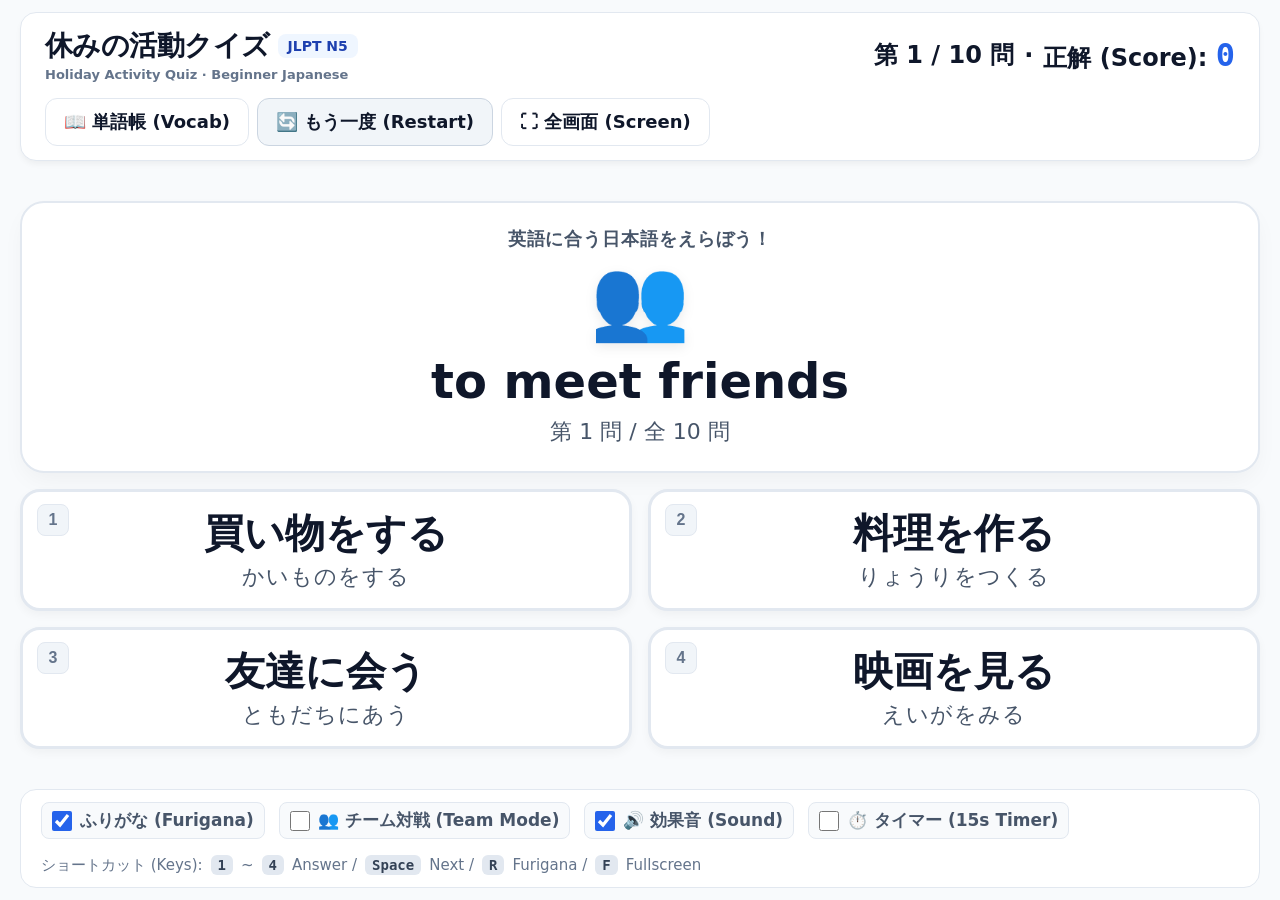
<file: holiday_activity_quiz.html>
<!DOCTYPE html>
<html lang="ja">
<head>
  <meta charset="UTF-8">
  <meta name="viewport" content="width=device-width, initial-scale=1.0, maximum-scale=1.0, user-scalable=no, viewport-fit=cover">
  <title>休みの活動クイズ - Holiday Activity Quiz</title>
  <style>
    /* ==========================================================================
       Classroom SMART Board Interactive Styles - Pure Inline CSS
       ========================================================================== */
    :root {
      --bg-color: #f8fafc;
      --card-bg: #ffffff;
      --text-main: #0f172a;
      --text-muted: #475569;
      --border-color: #e2e8f0;
      --primary: #2563eb;
      --primary-hover: #1d4ed8;
      --correct: #16a34a;
      --correct-bg: #f0fdf4;
      --correct-border: #86efac;
      --wrong: #dc2626;
      --wrong-bg: #fef2f2;
      --wrong-border: #fca5a5;
      --team-a: #dc2626;
      --team-b: #2563eb;
    }

    * {
      box-sizing: border-box;
      margin: 0;
      padding: 0;
      touch-action: manipulation;
      user-select: none;
      -webkit-user-select: none;
      -webkit-touch-callout: none;
    }

    body {
      background-color: var(--bg-color);
      color: var(--text-main);
      font-family: -apple-system, BlinkMacSystemFont, "Segoe UI", Roboto, "Hiragino Sans", "Hiragino Kaku Gothic ProN", "Yu Gothic", Meiryo, system-ui, sans-serif;
      min-height: 100vh;
      display: flex;
      flex-direction: column;
      align-items: center;
      justify-content: space-between;
      padding: 12px 20px;
      overflow-x: hidden;
    }

    /* 16:9 Screen Container Constraint */
    .app-container {
      width: 100%;
      max-width: 1400px;
      min-height: calc(100vh - 24px);
      display: flex;
      flex-direction: column;
      justify-content: space-between;
      gap: 12px;
    }

    /* Header Bar */
    header {
      background: var(--card-bg);
      border: 1px solid var(--border-color);
      border-radius: 16px;
      padding: 14px 24px;
      display: flex;
      align-items: center;
      justify-content: space-between;
      box-shadow: 0 4px 6px -1px rgba(0, 0, 0, 0.05);
      gap: 16px;
      flex-wrap: wrap;
    }

    .brand-title {
      display: flex;
      align-items: center;
      gap: 12px;
    }

    .brand-title h1 {
      font-size: 28px;
      font-weight: 800;
      color: var(--text-main);
      letter-spacing: -0.02em;
    }

    .brand-title .badge {
      background: #eff6ff;
      color: #1e40af;
      padding: 4px 10px;
      border-radius: 8px;
      font-size: 14px;
      font-weight: 600;
    }

    /* Scoreboard */
    .header-center {
      display: flex;
      align-items: center;
      gap: 20px;
    }

    .score-box {
      font-size: 24px;
      font-weight: 700;
      color: var(--text-main);
      display: flex;
      align-items: center;
      gap: 10px;
    }

    .score-value {
      font-family: monospace;
      font-size: 32px;
      color: var(--primary);
    }

    /* Team Mode Pill */
    .team-scores {
      display: none;
      align-items: center;
      gap: 16px;
    }

    .team-badge {
      padding: 6px 14px;
      border-radius: 12px;
      font-weight: 700;
      font-size: 20px;
      display: flex;
      align-items: center;
      gap: 8px;
      border: 2px solid transparent;
      transition: all 0.2s ease;
    }

    .team-a {
      background: #fef2f2;
      color: var(--team-a);
      border-color: #fca5a5;
    }

    .team-b {
      background: #eff6ff;
      color: var(--team-b);
      border-color: #93c5fd;
    }

    .team-badge.active-turn {
      transform: scale(1.08);
      box-shadow: 0 0 0 3px rgba(37, 99, 235, 0.25);
    }

    .team-a.active-turn {
      box-shadow: 0 0 0 4px rgba(220, 38, 38, 0.3);
    }

    /* Header Controls */
    .header-actions {
      display: flex;
      align-items: center;
      gap: 8px;
    }

    .btn {
      font-family: inherit;
      font-size: 18px;
      font-weight: 600;
      padding: 10px 18px;
      border-radius: 12px;
      border: 1px solid var(--border-color);
      background: #ffffff;
      color: var(--text-main);
      cursor: pointer;
      display: inline-flex;
      align-items: center;
      justify-content: center;
      gap: 8px;
      transition: background 0.15s ease, transform 0.1s ease;
      min-height: 48px;
    }

    .btn:active {
      transform: translateY(2px);
    }

    .btn-primary {
      background: var(--primary);
      color: #ffffff;
      border-color: var(--primary);
    }

    .btn-primary:active {
      background: var(--primary-hover);
    }

    .btn-restart {
      background: #f1f5f9;
      border-color: #cbd5e1;
    }

    /* Main Stage */
    main {
      flex: 1;
      display: flex;
      flex-direction: column;
      justify-content: center;
      gap: 16px;
      position: relative;
    }

    /* Prompt Card */
    .prompt-card {
      background: #ffffff;
      border: 2px solid var(--border-color);
      border-radius: 24px;
      padding: 24px 32px;
      text-align: center;
      box-shadow: 0 10px 25px -5px rgba(0, 0, 0, 0.05);
      display: flex;
      flex-direction: column;
      align-items: center;
      position: relative;
      overflow: hidden;
    }

    .prompt-banner {
      font-size: 18px;
      font-weight: 700;
      color: var(--text-muted);
      margin-bottom: 8px;
      text-transform: uppercase;
      letter-spacing: 0.05em;
    }

    .prompt-icon {
      font-size: 80px;
      line-height: 1;
      margin-bottom: 12px;
      filter: drop-shadow(0 4px 6px rgba(0, 0, 0, 0.08));
    }

    .prompt-text {
      font-size: clamp(32px, 4.5vw, 48px);
      font-weight: 800;
      color: var(--text-main);
      line-height: 1.25;
    }

    .prompt-subtext {
      font-size: 22px;
      color: var(--text-muted);
      margin-top: 6px;
    }

    /* Timer Bar */
    .timer-container {
      width: 100%;
      height: 8px;
      background: #e2e8f0;
      border-radius: 4px;
      margin-top: 16px;
      overflow: hidden;
      display: none;
    }

    .timer-bar {
      height: 100%;
      width: 100%;
      background: #2563eb;
      transition: width 0.1s linear, background-color 0.3s ease;
    }

    /* 2x2 Grid of Big Answer Buttons */
    .answers-grid {
      display: grid;
      grid-template-columns: 1fr 1fr;
      gap: 16px;
      width: 100%;
    }

    .answer-btn {
      background: #ffffff;
      border: 3px solid var(--border-color);
      border-radius: 20px;
      min-height: 110px;
      padding: 16px 20px;
      display: flex;
      flex-direction: column;
      align-items: center;
      justify-content: center;
      cursor: pointer;
      position: relative;
      box-shadow: 0 4px 10px rgba(0, 0, 0, 0.04);
      transition: transform 0.12s ease, border-color 0.15s ease, background-color 0.15s ease;
    }

    .answer-btn:active {
      transform: scale(0.98);
    }

    .key-indicator {
      position: absolute;
      top: 12px;
      left: 14px;
      width: 32px;
      height: 32px;
      border-radius: 8px;
      background: #f1f5f9;
      color: #64748b;
      font-weight: 700;
      font-size: 16px;
      display: flex;
      align-items: center;
      justify-content: center;
      border: 1px solid #e2e8f0;
    }

    .answer-japanese {
      font-size: clamp(28px, 3.2vw, 40px);
      font-weight: 700;
      color: var(--text-main);
      text-align: center;
      line-height: 1.25;
    }

    .answer-reading {
      font-size: clamp(18px, 2vw, 22px);
      font-weight: 500;
      color: #475569;
      margin-top: 4px;
      letter-spacing: 0.04em;
    }

    .answer-btn.hide-reading .answer-reading {
      display: none;
    }

    /* States */
    .answer-btn.correct {
      background: var(--correct-bg) !important;
      border-color: var(--correct) !important;
      color: var(--correct) !important;
      box-shadow: 0 0 0 4px rgba(22, 163, 74, 0.25) !important;
    }

    .answer-btn.correct .answer-japanese {
      color: #15803d !important;
    }

    .answer-btn.wrong {
      background: var(--wrong-bg) !important;
      border-color: var(--wrong) !important;
      animation: shake 0.4s both;
    }

    .answer-btn.wrong .answer-japanese {
      color: #b91c1c !important;
    }

    .answer-btn.disabled {
      pointer-events: none;
    }

    /* Feedback Banner Area */
    .feedback-container {
      background: #ffffff;
      border: 2px solid var(--border-color);
      border-radius: 20px;
      padding: 16px 24px;
      display: none;
      align-items: center;
      justify-content: space-between;
      gap: 16px;
      box-shadow: 0 10px 20px rgba(0, 0, 0, 0.06);
    }

    .feedback-left {
      display: flex;
      align-items: center;
      gap: 16px;
    }

    .feedback-icon-badge {
      width: 56px;
      height: 56px;
      border-radius: 50%;
      display: flex;
      align-items: center;
      justify-content: center;
      font-size: 28px;
      font-weight: 900;
      color: #ffffff;
      flex-shrink: 0;
    }

    .feedback-correct .feedback-icon-badge {
      background: var(--correct);
    }

    .feedback-wrong .feedback-icon-badge {
      background: var(--wrong);
    }

    .feedback-text-group h3 {
      font-size: 26px;
      font-weight: 800;
      line-height: 1.2;
    }

    .feedback-correct h3 {
      color: #15803d;
    }

    .feedback-wrong h3 {
      color: #b91c1c;
    }

    .feedback-detail {
      font-size: 20px;
      color: var(--text-muted);
      margin-top: 2px;
    }

    .feedback-detail ruby {
      font-weight: 700;
      color: var(--text-main);
    }

    .btn-next {
      font-size: 24px;
      font-weight: 800;
      padding: 14px 36px;
      border-radius: 16px;
      background: var(--primary);
      color: #ffffff;
      border: none;
      cursor: pointer;
      display: inline-flex;
      align-items: center;
      gap: 12px;
      box-shadow: 0 6px 14px rgba(37, 99, 235, 0.35);
      transition: background 0.15s, transform 0.1s;
    }

    .btn-next:active {
      transform: translateY(2px);
      background: var(--primary-hover);
    }

    /* Footer & Controls */
    footer {
      background: var(--card-bg);
      border: 1px solid var(--border-color);
      border-radius: 16px;
      padding: 12px 20px;
      display: flex;
      align-items: center;
      justify-content: space-between;
      gap: 16px;
      flex-wrap: wrap;
    }

    .toggles-group {
      display: flex;
      align-items: center;
      gap: 14px;
      flex-wrap: wrap;
    }

    .toggle-label {
      display: inline-flex;
      align-items: center;
      gap: 8px;
      font-size: 17px;
      font-weight: 600;
      color: var(--text-muted);
      cursor: pointer;
      padding: 6px 10px;
      border-radius: 8px;
      background: #f8fafc;
      border: 1px solid var(--border-color);
    }

    .toggle-label input {
      width: 20px;
      height: 20px;
      accent-color: var(--primary);
      cursor: pointer;
    }

    .footer-help {
      font-size: 15px;
      color: #64748b;
      display: flex;
      align-items: center;
      gap: 8px;
    }

    .kbd {
      background: #e2e8f0;
      border-radius: 6px;
      padding: 2px 7px;
      font-family: monospace;
      font-size: 14px;
      font-weight: 700;
      color: #334155;
    }

    /* Results Screen */
    .results-screen {
      display: none;
      background: #ffffff;
      border: 2px solid var(--border-color);
      border-radius: 24px;
      padding: 36px 40px;
      text-align: center;
      box-shadow: 0 15px 35px rgba(0, 0, 0, 0.08);
      position: relative;
      overflow: hidden;
    }

    .results-badge {
      font-size: 72px;
      margin-bottom: 8px;
    }

    .results-title {
      font-size: 40px;
      font-weight: 900;
      color: var(--text-main);
      margin-bottom: 8px;
    }

    .results-message {
      font-size: 26px;
      font-weight: 700;
      color: var(--primary);
      margin-bottom: 20px;
    }

    .results-score-highlight {
      font-size: 64px;
      font-weight: 900;
      font-family: monospace;
      color: var(--text-main);
      background: #f1f5f9;
      display: inline-block;
      padding: 8px 36px;
      border-radius: 20px;
      border: 2px solid var(--border-color);
      margin-bottom: 24px;
    }

    .results-actions {
      display: flex;
      justify-content: center;
      gap: 16px;
      margin-top: 10px;
    }

    /* Vocabulary Sheet Modal */
    .vocab-grid {
      display: grid;
      grid-template-columns: repeat(auto-fill, minmax(280px, 1fr));
      gap: 12px;
      max-height: 240px;
      overflow-y: auto;
      text-align: left;
      margin: 20px 0;
      padding: 8px;
      background: #f8fafc;
      border-radius: 12px;
      border: 1px solid var(--border-color);
    }

    .vocab-item {
      background: #ffffff;
      padding: 10px 14px;
      border-radius: 10px;
      border: 1px solid #e2e8f0;
      display: flex;
      align-items: center;
      gap: 12px;
      font-size: 16px;
    }

    .vocab-item-icon {
      font-size: 26px;
      flex-shrink: 0;
    }

    .vocab-item-kanji {
      font-weight: 700;
      font-size: 18px;
      color: var(--text-main);
    }

    .vocab-item-kana {
      font-size: 13px;
      color: #64748b;
    }

    .vocab-item-en {
      font-size: 13px;
      color: #0284c7;
      margin-left: auto;
      text-align: right;
    }

    /* Modal */
    .modal-backdrop {
      display: none;
      position: fixed;
      top: 0;
      left: 0;
      width: 100vw;
      height: 100vh;
      background: rgba(15, 23, 42, 0.6);
      z-index: 100;
      align-items: center;
      justify-content: center;
      padding: 20px;
    }

    .modal-box {
      background: #ffffff;
      border-radius: 24px;
      max-width: 800px;
      width: 100%;
      padding: 28px;
      box-shadow: 0 20px 40px rgba(0, 0, 0, 0.2);
    }

    /* Animations */
    @keyframes shake {
      0%, 100% { transform: translateX(0); }
      20%, 60% { transform: translateX(-12px); }
      40%, 80% { transform: translateX(12px); }
    }

    @keyframes confettiFall {
      0% { transform: translateY(-30px) rotate(0deg); opacity: 1; }
      100% { transform: translateY(105vh) rotate(720deg); opacity: 0; }
    }

    .confetti-container {
      position: fixed;
      top: 0;
      left: 0;
      width: 100vw;
      height: 100vh;
      pointer-events: none;
      overflow: hidden;
      z-index: 99;
      display: none;
    }

    .confetti-piece {
      position: absolute;
      top: -20px;
      width: 14px;
      height: 26px;
      border-radius: 4px;
      animation: confettiFall 3s linear infinite;
    }

    /* Responsive adjustments for 16:9 Widescreen Touchscreens */
    @media (max-height: 800px) {
      .prompt-icon { font-size: 60px; margin-bottom: 6px; }
      .prompt-card { padding: 16px 24px; }
      .answer-btn { min-height: 90px; padding: 12px 16px; }
      .prompt-text { font-size: 34px; }
      .answer-japanese { font-size: 28px; }
      header { padding: 10px 18px; }
      footer { padding: 8px 16px; }
    }
  </style>
</head>
<body>

  <!-- Confetti Layer -->
  <div id="confetti-container" class="confetti-container"></div>

  <div class="app-container">

    <!-- Top Header Bar -->
    <header>
      <div class="brand-title">
        <div>
          <div style="display: flex; align-items: center; gap: 8px;">
            <h1>休みの活動クイズ</h1>
            <span class="badge">JLPT N5</span>
          </div>
          <div style="font-size: 13px; color: #64748b; font-weight: 600; margin-top: 2px;">
            Holiday Activity Quiz · Beginner Japanese
          </div>
        </div>
      </div>

      <div class="header-center">
        <!-- Single / Class Mode Score -->
        <div id="score-display-solo" class="score-box">
          <span id="round-indicator">第 1 / 10 問 (Round 1/10)</span>
          <span>·</span>
          <span>正解 (Score): <span id="score-val" class="score-value">0</span></span>
        </div>

        <!-- Two-Team Mode Scoreboard -->
        <div id="score-display-teams" class="team-scores">
          <div id="team-a-badge" class="team-badge team-a active-turn">
            <span>🔴 チームA (Team Red):</span>
            <span id="team-a-score">0</span>
          </div>
          <div id="team-b-badge" class="team-badge team-b">
            <span>🔵 チームB (Team Blue):</span>
            <span id="team-b-score">0</span>
          </div>
        </div>
      </div>

      <div class="header-actions">
        <button id="btn-vocab-modal" class="btn" title="単語一覧を表示 / Vocabulary List">📖 単語帳 (Vocab)</button>
        <button id="btn-restart" class="btn btn-restart" title="最初からやり直す / Restart (Space)">🔄 もう一度 (Restart)</button>
        <button id="btn-fullscreen" class="btn" title="全画面表示 / Fullscreen (F)">⛶ 全画面 (Screen)</button>
      </div>
    </header>

    <!-- Main Game Area -->
    <main id="main-stage">

      <!-- Question Prompt Card -->
      <div id="prompt-card" class="prompt-card">
        <div id="prompt-banner" class="prompt-banner">英語に合う日本語をえらぼう！ / Match English to Japanese</div>
        <div id="prompt-icon" class="prompt-icon">✈️</div>
        <div id="prompt-text" class="prompt-text">to go on a trip</div>
        <div id="prompt-subtext" class="prompt-subtext">どれが正しい？ (Which is correct?) · 第 1 問 / 全 10 問</div>

        <!-- Optional Timer Bar -->
        <div id="timer-container" class="timer-container">
          <div id="timer-bar" class="timer-bar"></div>
        </div>
      </div>

      <!-- 2x2 Answer Grid -->
      <div id="answers-grid" class="answers-grid">
        <button class="answer-btn" data-index="0" id="btn-choice-0">
          <span class="key-indicator">1</span>
          <span class="answer-japanese" id="choice-jp-0">旅行に行く</span>
          <span class="answer-reading" id="choice-rd-0">りょこうにいく</span>
        </button>

        <button class="answer-btn" data-index="1" id="btn-choice-1">
          <span class="key-indicator">2</span>
          <span class="answer-japanese" id="choice-jp-1">海に行く</span>
          <span class="answer-reading" id="choice-rd-1">うみにいく</span>
        </button>

        <button class="answer-btn" data-index="2" id="btn-choice-2">
          <span class="key-indicator">3</span>
          <span class="answer-japanese" id="choice-jp-2">山に登る</span>
          <span class="answer-reading" id="choice-rd-2">やまにのぼる</span>
        </button>

        <button class="answer-btn" data-index="3" id="btn-choice-3">
          <span class="key-indicator">4</span>
          <span class="answer-japanese" id="choice-jp-3">写真を撮る</span>
          <span class="answer-reading" id="choice-rd-3">しゃしんをとる</span>
        </button>
      </div>

      <!-- Feedback Area -->
      <div id="feedback-area" class="feedback-container">
        <div class="feedback-left">
          <div id="feedback-icon" class="feedback-icon-badge">✓</div>
          <div class="feedback-text-group">
            <h3 id="feedback-title">せいかい！ (Correct!)</h3>
            <div id="feedback-desc" class="feedback-detail"></div>
          </div>
        </div>
        <button id="btn-next" class="btn-next">つぎへ (Next) ➜</button>
      </div>

      <!-- Results Summary View (Hidden during quiz) -->
      <div id="results-screen" class="results-screen">
        <div id="results-badge" class="results-badge">💮</div>
        <h2 id="results-title" class="results-title">ゲーム終了！おつかれさまでした！ (Game Over!)</h2>
        <div id="results-message" class="results-message">たいへんよくできました！</div>
        
        <div class="results-score-highlight">
          <span id="final-score-text">10 / 10</span>
        </div>

        <p style="font-size: 20px; color: #64748b; margin-bottom: 12px;">学習した休みの活動単語一覧 (Holiday Activities Review):</p>
        <div id="results-vocab-summary" class="vocab-grid"></div>

        <div class="results-actions">
          <button id="btn-play-again" class="btn btn-primary" style="font-size: 24px; padding: 14px 40px;">🔄 もう一度あそぶ (Play Again)</button>
        </div>
      </div>

    </main>

    <!-- Bottom Settings & Classroom Toggles Bar -->
    <footer>
      <div class="toggles-group">
        <!-- Furigana Reading Toggle -->
        <label class="toggle-label" title="選択肢のひらがな読みを表示/非表示 · Toggle Furigana (R)">
          <input type="checkbox" id="chk-readings" checked>
          <span>ふりがな (Furigana)</span>
        </label>

        <!-- Two-Team Mode Toggle -->
        <label class="toggle-label" title="赤組と青組の交互対戦モード · Two-Team Mode">
          <input type="checkbox" id="chk-teams">
          <span>👥 チーム対戦 (Team Mode)</span>
        </label>

        <!-- Sound FX Toggle -->
        <label class="toggle-label" title="正解・不正解の効果音 · Sound FX (M)">
          <input type="checkbox" id="chk-sound" checked>
          <span>🔊 効果音 (Sound)</span>
        </label>

        <!-- Timer Toggle -->
        <label class="toggle-label" title="1問あたりのカウントダウン · 15s Timer">
          <input type="checkbox" id="chk-timer">
          <span>⏱️ タイマー (15s Timer)</span>
        </label>
      </div>

      <div class="footer-help">
        <span>ショートカット (Keys):</span>
        <span class="kbd">1</span>~<span class="kbd">4</span> Answer /
        <span class="kbd">Space</span> Next /
        <span class="kbd">R</span> Furigana /
        <span class="kbd">F</span> Fullscreen
      </div>
    </footer>

  </div>

  <!-- Vocabulary Modal -->
  <div id="vocab-modal" class="modal-backdrop">
    <div class="modal-box" style="max-width: 860px;">
      <div style="display: flex; justify-content: space-between; align-items: center; margin-bottom: 14px; flex-wrap: wrap; gap: 10px;">
        <div>
          <div style="display: flex; align-items: center; gap: 8px;">
            <h2 style="font-size: 24px; font-weight: 800; line-height: 1.2;">休みの活動 単語管理</h2>
            <span id="vocab-count-badge" class="badge">全 12 語</span>
          </div>
          <div style="font-size: 13px; color: #64748b; font-weight: 600;">Holiday Activities Vocabulary List & Customizer</div>
        </div>
        <div style="display: flex; align-items: center; gap: 8px;">
          <button id="btn-toggle-add-form" class="btn btn-primary" style="font-size: 15px; padding: 8px 14px; min-height: 40px;">＋ 単語を追加 (Add Word)</button>
          <button id="btn-reset-vocab" class="btn" style="font-size: 14px; padding: 8px 12px; min-height: 40px;" title="初期の12単語にリセット">初期化 (Reset)</button>
          <button id="btn-close-modal" class="btn" style="padding: 6px 14px; font-size: 20px; min-height: 40px;">✕</button>
        </div>
      </div>

      <!-- Add New Word Form (Collapsible) -->
      <form id="form-add-vocab" style="display: none; background: #eff6ff; border: 1px solid #bfdbfe; border-radius: 16px; padding: 16px; margin-bottom: 16px;">
        <div style="font-weight: 800; font-size: 18px; color: #1e3a8a; margin-bottom: 12px; display: flex; align-items: center; gap: 8px;">
          <span>＋ 新しい単語の追加 · Add New Word</span>
        </div>

        <div style="display: grid; grid-template-columns: repeat(auto-fit, minmax(200px, 1fr)); gap: 12px; margin-bottom: 12px;">
          <div>
            <label style="display: block; font-size: 13px; font-weight: 700; color: #334155; margin-bottom: 4px;">日本語 (Japanese) *</label>
            <input type="text" id="input-new-kanji" placeholder="例: 本を読む / 散歩する" required style="width: 100%; padding: 8px 12px; font-size: 16px; font-weight: 700; border: 1px solid #cbd5e1; border-radius: 10px;">
          </div>
          <div>
            <label style="display: block; font-size: 13px; font-weight: 700; color: #334155; margin-bottom: 4px;">よみ (Reading in Hiragana) *</label>
            <input type="text" id="input-new-reading" placeholder="例: ほんをよむ / さんぽする" required style="width: 100%; padding: 8px 12px; font-size: 16px; border: 1px solid #cbd5e1; border-radius: 10px;">
          </div>
          <div>
            <label style="display: block; font-size: 13px; font-weight: 700; color: #334155; margin-bottom: 4px;">英語の意味 (English Meaning) *</label>
            <input type="text" id="input-new-english" placeholder="例: to read books" required style="width: 100%; padding: 8px 12px; font-size: 16px; border: 1px solid #cbd5e1; border-radius: 10px;">
          </div>
        </div>

        <div style="margin-bottom: 14px;">
          <div style="display: flex; align-items: center; gap: 8px; margin-bottom: 6px;">
            <label style="font-size: 13px; font-weight: 700; color: #334155;">アイコン (Icon / Emoji):</label>
            <input type="text" id="input-new-icon" value="📚" style="width: 44px; text-align: center; font-size: 20px; padding: 4px; border: 1px solid #cbd5e1; border-radius: 8px;">
            <span style="font-size: 12px; color: #64748b;">パレットからワンタップで選択:</span>
          </div>
          <div id="emoji-palette" style="display: flex; gap: 6px; flex-wrap: wrap;"></div>
        </div>

        <div style="display: flex; justify-content: flex-end; gap: 8px;">
          <button type="button" id="btn-cancel-add-vocab" class="btn" style="font-size: 15px; padding: 8px 16px;">キャンセル (Cancel)</button>
          <button type="submit" class="btn btn-primary" style="font-size: 15px; padding: 8px 20px; background: #16a34a; border-color: #16a34a;">✓ クイズに追加する (Add to Quiz)</button>
        </div>
      </form>

      <div id="modal-vocab-list" class="vocab-grid" style="max-height: 380px;"></div>
      
      <div style="display: flex; justify-content: space-between; align-items: center; margin-top: 14px; flex-wrap: wrap; gap: 10px;">
        <span style="font-size: 12px; color: #64748b;">💡 追加・削除した単語は自動保存され、次回のプレイにも反映されます。</span>
        <button id="btn-close-modal-bottom" class="btn btn-primary">閉じる / Close</button>
      </div>
    </div>
  </div>

  <!-- ==========================================================================
       Pure Vanilla JavaScript Game Engine - Zero External Dependencies
       ========================================================================== -->
  <script>
    // Initial Default 12 Holiday Activities Data (休みの活動)
    const DEFAULT_VOCABULARY = [
      { id: 1,  kanji: "旅行に行く", reading: "りょこうにいく", english: "to go on a trip", icon: "✈️", furiganaHtml: "<ruby>旅行<rt>りょこう</rt></ruby>に<ruby>行<rt>い</rt></ruby>く" },
      { id: 2,  kanji: "海に行く",   reading: "うみにいく",     english: "to go to the beach", icon: "🏖️", furiganaHtml: "<ruby>海<rt>うみ</rt></ruby>に<ruby>行<rt>い</rt></ruby>く" },
      { id: 3,  kanji: "山に登る",   reading: "やまにのぼる",   english: "to climb a mountain", icon: "⛰️", furiganaHtml: "<ruby>山<rt>やま</rt></ruby>に<ruby>登<rt>のぼ</rt></ruby>る" },
      { id: 4,  kanji: "写真を撮る", reading: "しゃしんをとる", english: "to take photos",     icon: "📷", furiganaHtml: "<ruby>写真<rt>しゃしん</rt></ruby>を<ruby>撮<rt>と</rt></ruby>る" },
      { id: 5,  kanji: "友達に会う", reading: "ともだちにあう", english: "to meet friends",    icon: "👥", furiganaHtml: "<ruby>友達<rt>ともだち</rt></ruby>に<ruby>会<rt>あ</rt></ruby>う" },
      { id: 6,  kanji: "映画を見る", reading: "えいがをみる",   english: "to watch a movie",   icon: "🎬", furiganaHtml: "<ruby>映画<rt>えいが</rt></ruby>を<ruby>見<rt>み</rt></ruby>る" },
      { id: 7,  kanji: "買い物をする", reading: "かいものをする", english: "to go shopping",  icon: "🛍️", furiganaHtml: "<ruby>買<rt>か</rt></ruby>い<ruby>物<rt>もの</rt></ruby>をする" },
      { id: 8,  kanji: "温泉に入る", reading: "おんせんにはいる", english: "to go to a hot spring", icon: "♨️", furiganaHtml: "<ruby>温泉<rt>おんせん</rt></ruby>に<ruby>入<rt>はい</rt></ruby>る" },
      { id: 9,  kanji: "お祭りに行く", reading: "おまつりにいく", english: "to go to a festival", icon: "🏮", furiganaHtml: "お<ruby>祭<rt>まつ</rt></ruby>りに<ruby>行<rt>い</rt></ruby>く" },
      { id: 10, kanji: "料理を作る", reading: "りょうりをつくる", english: "to cook",           icon: "🍳", furiganaHtml: "<ruby>料理<rt>りょうり</rt></ruby>を<ruby>作<rt>つく</rt></ruby>る" },
      { id: 11, kanji: "ゲームをする", reading: "ゲームをする",   english: "to play games",      icon: "🎮", furiganaHtml: "ゲームをする" },
      { id: 12, kanji: "家族と過ごす", reading: "かぞくとすごす", english: "to spend time with family", icon: "👨‍👩‍👧", furiganaHtml: "<ruby>家族<rt>かぞく</rt></ruby>と<ruby>過<rt>す</rt></ruby>ごす" }
    ];

    const STORAGE_KEY = 'yasumi_quiz_vocab_storage';
    let VOCABULARY = [...DEFAULT_VOCABULARY];

    try {
      const stored = localStorage.getItem(STORAGE_KEY);
      if (stored) {
        const parsed = JSON.parse(stored);
        if (Array.isArray(parsed) && parsed.length >= 4) {
          VOCABULARY = parsed;
        }
      }
    } catch (e) {}

    const PRESET_EMOJIS = ['📚', '🏊', '🚴', '🎨', '🎵', '⚽', '🏕️', '🍣', '🍰', '🐶', '💤', '🛒', '🛹', '🎤', '☕', '🏃'];

    const TOTAL_ROUNDS = 10;
    const TIMER_SECONDS = 15;

    // Game State
    let currentRound = 0;
    let score = 0;
    let teamAScore = 0;
    let teamBScore = 0;
    let currentTeam = 'A'; // 'A' or 'B'
    let isTeamMode = false;
    let showReadings = true;
    let soundEnabled = true;
    let timerEnabled = false;

    let roundQuestions = [];
    let currentQuestion = null;
    let currentChoices = [];
    let isAnswered = false;
    let timerInterval = null;
    let timerRemaining = TIMER_SECONDS;

    // Web Audio API Synthesizer
    let audioCtx = null;
    function initAudio() {
      if (!audioCtx) {
        const AudioContextClass = window.AudioContext || window.webkitAudioContext;
        if (AudioContextClass) {
          audioCtx = new AudioContextClass();
        }
      }
      if (audioCtx && audioCtx.state === 'suspended') {
        audioCtx.resume();
      }
    }

    function playSound(type) {
      if (!soundEnabled) return;
      initAudio();
      if (!audioCtx) return;

      const now = audioCtx.currentTime;
      const osc = audioCtx.createOscillator();
      const gain = audioCtx.createGain();
      osc.connect(gain);
      gain.connect(audioCtx.destination);

      if (type === 'correct') {
        // High bright two-tone chime (523Hz -> 784Hz)
        osc.type = 'sine';
        osc.frequency.setValueAtTime(523.25, now); // C5
        osc.frequency.setValueAtTime(783.99, now + 0.12); // G5
        gain.gain.setValueAtTime(0.2, now);
        gain.gain.exponentialRampToValueAtTime(0.001, now + 0.5);
        osc.start(now);
        osc.stop(now + 0.5);
      } else if (type === 'wrong') {
        // Low warm buzz (220Hz -> 180Hz)
        osc.type = 'triangle';
        osc.frequency.setValueAtTime(220, now);
        osc.frequency.setValueAtTime(174.61, now + 0.15);
        gain.gain.setValueAtTime(0.25, now);
        gain.gain.exponentialRampToValueAtTime(0.001, now + 0.45);
        osc.start(now);
        osc.stop(now + 0.45);
      } else if (type === 'victory') {
        // Fanfare chord arpeggio
        [523.25, 659.25, 783.99, 1046.50].forEach((freq, i) => {
          const noteOsc = audioCtx.createOscillator();
          const noteGain = audioCtx.createGain();
          noteOsc.connect(noteGain);
          noteGain.connect(audioCtx.destination);
          noteOsc.type = 'sine';
          noteOsc.frequency.setValueAtTime(freq, now + i * 0.12);
          noteGain.gain.setValueAtTime(0.18, now + i * 0.12);
          noteGain.gain.exponentialRampToValueAtTime(0.001, now + i * 0.12 + 0.6);
          noteOsc.start(now + i * 0.12);
          noteOsc.stop(now + i * 0.12 + 0.6);
        });
      }
    }

    // Helper: Shuffle Array
    function shuffle(arr) {
      const copy = [...arr];
      for (let i = copy.length - 1; i > 0; i--) {
        const j = Math.floor(Math.random() * (i + 1));
        [copy[i], copy[j]] = [copy[j], copy[i]];
      }
      return copy;
    }

    // Initialize Questions for 10 Rounds
    function setupGame() {
      currentRound = 0;
      score = 0;
      teamAScore = 0;
      teamBScore = 0;
      currentTeam = 'A';
      isAnswered = false;

      // Select 10 questions (or shuffled items)
      roundQuestions = shuffle(VOCABULARY).slice(0, TOTAL_ROUNDS);
      if (roundQuestions.length < TOTAL_ROUNDS) {
        // Fill up to 10 if needed
        while (roundQuestions.length < TOTAL_ROUNDS) {
          roundQuestions.push(VOCABULARY[Math.floor(Math.random() * VOCABULARY.length)]);
        }
      }

      // Hide results, show quiz stage
      document.getElementById('results-screen').style.display = 'none';
      document.getElementById('prompt-card').style.display = 'flex';
      document.getElementById('answers-grid').style.display = 'grid';
      document.getElementById('feedback-area').style.display = 'none';
      hideConfetti();

      updateScoreUI();
      loadNextQuestion();
    }

    // Load Round Question
    function loadNextQuestion() {
      if (currentRound >= TOTAL_ROUNDS) {
        showResults();
        return;
      }

      isAnswered = false;
      currentQuestion = roundQuestions[currentRound];

      // Prepare 4 choices: 1 correct + 3 random distractors
      const distractors = shuffle(VOCABULARY.filter(v => v.id !== currentQuestion.id)).slice(0, 3);
      currentChoices = shuffle([currentQuestion, ...distractors]);

      // Update UI Prompts
      document.getElementById('prompt-icon').textContent = currentQuestion.icon;
      document.getElementById('prompt-text').textContent = currentQuestion.english;
      
      if (isTeamMode) {
        const teamName = currentTeam === 'A' ? '🔴 チームA (赤組)' : '🔵 チームB (青組)';
        document.getElementById('prompt-banner').textContent = `${teamName} の番！ 英語に合う日本語をえらぼう`;
      } else {
        document.getElementById('prompt-banner').textContent = '英語に合う日本語をえらぼう！';
      }
      document.getElementById('prompt-subtext').textContent = `第 ${currentRound + 1} 問 / 全 ${TOTAL_ROUNDS} 問`;

      // Render 4 answer buttons
      currentChoices.forEach((choice, idx) => {
        const btn = document.getElementById(`btn-choice-${idx}`);
        const jpSpan = document.getElementById(`choice-jp-${idx}`);
        const rdSpan = document.getElementById(`choice-rd-${idx}`);

        jpSpan.textContent = choice.kanji;
        rdSpan.textContent = choice.reading;

        btn.className = `answer-btn ${showReadings ? '' : 'hide-reading'}`;
      });

      // Reset feedback
      document.getElementById('feedback-area').style.display = 'none';

      // Update Header info
      document.getElementById('round-indicator').textContent = `第 ${currentRound + 1} / ${TOTAL_ROUNDS} 問`;

      // Start Timer if enabled
      startTimer();
    }

    // Answer Selection
    function handleChoice(index) {
      if (isAnswered) return;
      isAnswered = true;
      stopTimer();

      const selectedChoice = currentChoices[index];
      const isCorrect = selectedChoice.id === currentQuestion.id;
      const selectedBtn = document.getElementById(`btn-choice-${index}`);

      // Disable all buttons
      currentChoices.forEach((_, idx) => {
        document.getElementById(`btn-choice-${idx}`).classList.add('disabled');
      });

      const feedbackArea = document.getElementById('feedback-area');
      const feedbackTitle = document.getElementById('feedback-title');
      const feedbackIcon = document.getElementById('feedback-icon');
      const feedbackDesc = document.getElementById('feedback-desc');

      feedbackArea.style.display = 'flex';

      if (isCorrect) {
        selectedBtn.classList.add('correct');
        feedbackArea.className = 'feedback-container feedback-correct';
        feedbackTitle.textContent = 'せいかい！ (Correct!)';
        feedbackIcon.textContent = '✓';
        playSound('correct');

        // Score update
        score++;
        if (isTeamMode) {
          if (currentTeam === 'A') teamAScore++;
          else teamBScore++;
        }
      } else {
        selectedBtn.classList.add('wrong');
        feedbackArea.className = 'feedback-container feedback-wrong';
        feedbackTitle.textContent = 'ざんねん… (Too bad…)';
        feedbackIcon.textContent = '✗';
        playSound('wrong');

        // Highlight correct button
        currentChoices.forEach((choice, idx) => {
          if (choice.id === currentQuestion.id) {
            document.getElementById(`btn-choice-${idx}`).classList.add('correct');
          }
        });
      }

      feedbackDesc.innerHTML = `正解: ${currentQuestion.furiganaHtml} 【${currentQuestion.english}】`;
      updateScoreUI();
    }

    function advanceToNext() {
      currentRound++;
      if (isTeamMode) {
        currentTeam = currentTeam === 'A' ? 'B' : 'A';
      }
      loadNextQuestion();
    }

    function updateScoreUI() {
      document.getElementById('score-val').textContent = score;
      document.getElementById('team-a-score').textContent = teamAScore;
      document.getElementById('team-b-score').textContent = teamBScore;

      const teamABadge = document.getElementById('team-a-badge');
      const teamBBadge = document.getElementById('team-b-badge');
      if (currentTeam === 'A') {
        teamABadge.classList.add('active-turn');
        teamBBadge.classList.remove('active-turn');
      } else {
        teamBBadge.classList.add('active-turn');
        teamABadge.classList.remove('active-turn');
      }
    }

    // Results Display
    function showResults() {
      stopTimer();
      document.getElementById('prompt-card').style.display = 'none';
      document.getElementById('answers-grid').style.display = 'none';
      document.getElementById('feedback-area').style.display = 'none';

      const resultsScreen = document.getElementById('results-screen');
      resultsScreen.style.display = 'block';

      const badge = document.getElementById('results-badge');
      const title = document.getElementById('results-title');
      const msg = document.getElementById('results-message');
      const scoreTxt = document.getElementById('final-score-text');

      if (isTeamMode) {
        if (teamAScore > teamBScore) {
          badge.textContent = '🏆';
          title.textContent = 'チームA (赤組) の勝利！';
          msg.textContent = 'おめでとうございます！ すばらしいチームワーク！';
        } else if (teamBScore > teamAScore) {
          badge.textContent = '🏆';
          title.textContent = 'チームB (青組) の勝利！';
          msg.textContent = 'おめでとうございます！ すばらしいチームワーク！';
        } else {
          badge.textContent = '🤝';
          title.textContent = 'ひきわけ (Tie Game)！';
          msg.textContent = '両チームともよく頑張りました！';
        }
        scoreTxt.textContent = `赤組 ${teamAScore} - ${teamBScore} 青組`;
      } else {
        scoreTxt.textContent = `${score} / ${TOTAL_ROUNDS} 点`;
        if (score === 10) {
          badge.textContent = '💮';
          title.textContent = 'パーフェクト達成！';
          msg.textContent = 'たいへんよくできました！ 完璧です！';
        } else if (score >= 8) {
          badge.textContent = '🌸';
          title.textContent = 'すばらしいスコア！';
          msg.textContent = 'よくできました！ 休みの表現はバッチリです！';
        } else if (score >= 6) {
          badge.textContent = '👍';
          title.textContent = 'よくがんばりました！';
          msg.textContent = 'もう少しでマスター！ もう一度復習しよう！';
        } else {
          badge.textContent = '💪';
          title.textContent = 'ナイスチャレンジ！';
          msg.textContent = 'もう一度練習して満点をめざそう！';
        }
      }

      // Populate Vocabulary Review in Results
      const summaryContainer = document.getElementById('results-vocab-summary');
      summaryContainer.innerHTML = '';
      VOCABULARY.forEach(item => {
        const div = document.createElement('div');
        div.className = 'vocab-item';
        div.innerHTML = `
          <span class="vocab-item-icon">${item.icon}</span>
          <div>
            <div class="vocab-item-kanji">${item.kanji}</div>
            <div class="vocab-item-kana">${item.reading}</div>
          </div>
          <div class="vocab-item-en">${item.english}</div>
        `;
        summaryContainer.appendChild(div);
      });

      playSound('victory');
      launchConfetti();
    }

    // Confetti Animation
    function launchConfetti() {
      const container = document.getElementById('confetti-container');
      container.innerHTML = '';
      container.style.display = 'block';

      const colors = ['#f43f5e', '#3b82f6', '#10b981', '#f59e0b', '#8b5cf6', '#ec4899'];
      for (let i = 0; i < 50; i++) {
        const piece = document.createElement('div');
        piece.className = 'confetti-piece';
        piece.style.left = `${Math.random() * 100}vw`;
        piece.style.backgroundColor = colors[Math.floor(Math.random() * colors.length)];
        piece.style.animationDelay = `${Math.random() * 2}s`;
        piece.style.animationDuration = `${2.5 + Math.random() * 2}s`;
        container.appendChild(piece);
      }
    }

    function hideConfetti() {
      const container = document.getElementById('confetti-container');
      container.style.display = 'none';
      container.innerHTML = '';
    }

    // Timer Logic
    function startTimer() {
      stopTimer();
      const container = document.getElementById('timer-container');
      const bar = document.getElementById('timer-bar');

      if (!timerEnabled) {
        container.style.display = 'none';
        return;
      }

      container.style.display = 'block';
      timerRemaining = TIMER_SECONDS;
      bar.style.width = '100%';
      bar.style.backgroundColor = '#2563eb';

      const stepMs = 100;
      const totalSteps = (TIMER_SECONDS * 1000) / stepMs;
      let currentStep = 0;

      timerInterval = setInterval(() => {
        currentStep++;
        const pct = Math.max(0, 100 - (currentStep / totalSteps) * 100);
        bar.style.width = `${pct}%`;

        if (pct < 30) {
          bar.style.backgroundColor = '#dc2626';
        } else if (pct < 60) {
          bar.style.backgroundColor = '#f59e0b';
        }

        if (currentStep >= totalSteps) {
          stopTimer();
          // Timeout counts as wrong answer
          handleChoice(-1);
        }
      }, stepMs);
    }

    function stopTimer() {
      if (timerInterval) {
        clearInterval(timerInterval);
        timerInterval = null;
      }
    }

    // Save vocabulary list to LocalStorage
    function saveVocabToStorage() {
      try {
        localStorage.setItem(STORAGE_KEY, JSON.stringify(VOCABULARY));
      } catch (e) {}
    }

    // Vocabulary Modal Setup & Render
    function setupVocabModal() {
      const list = document.getElementById('modal-vocab-list');
      const badge = document.getElementById('vocab-count-badge');
      if (badge) badge.textContent = `全 ${VOCABULARY.length} 語 (${VOCABULARY.length} Items)`;

      list.innerHTML = '';
      VOCABULARY.forEach((item, index) => {
        const div = document.createElement('div');
        div.className = 'vocab-item';
        div.style.position = 'relative';
        div.innerHTML = `
          <span class="vocab-item-icon">${item.icon}</span>
          <div style="flex: 1; min-width: 0;">
            <div class="vocab-item-kanji" style="display: flex; align-items: center; gap: 6px;">
              <span>${item.furiganaHtml || item.kanji}</span>
              ${item.isCustom ? '<span style="font-size: 10px; background: #dbeafe; color: #1d4ed8; padding: 2px 6px; border-radius: 4px; font-weight: 700;">カスタム</span>' : ''}
            </div>
            <div class="vocab-item-kana">${item.reading}</div>
            <div class="vocab-item-en" style="margin-left: 0; text-align: left; margin-top: 2px;">${item.english}</div>
          </div>
          <button class="btn btn-delete-vocab" data-id="${item.id}" title="「${item.kanji}」を削除" style="background: transparent; border: none; font-size: 18px; color: #94a3b8; cursor: pointer; padding: 6px; border-radius: 8px;">🗑️</button>
        `;
        list.appendChild(div);
      });

      // Bind delete buttons
      document.querySelectorAll('.btn-delete-vocab').forEach(btn => {
        btn.addEventListener('click', (e) => {
          e.stopPropagation();
          const id = Number(btn.getAttribute('data-id'));
          if (VOCABULARY.length <= 4) {
            alert('クイズには最低4つの単語が必要です (At least 4 words are required).');
            return;
          }
          VOCABULARY = VOCABULARY.filter(v => v.id !== id);
          saveVocabToStorage();
          setupVocabModal();
          setupGame();
        });
      });
    }

    // Populate Preset Emoji Palette
    function setupEmojiPalette() {
      const palette = document.getElementById('emoji-palette');
      if (!palette) return;
      palette.innerHTML = '';
      const inputIcon = document.getElementById('input-new-icon');

      PRESET_EMOJIS.forEach(emoji => {
        const btn = document.createElement('button');
        btn.type = 'button';
        btn.textContent = emoji;
        btn.style.cssText = 'background: #ffffff; border: 1px solid #cbd5e1; border-radius: 8px; padding: 4px 8px; font-size: 18px; cursor: pointer;';
        btn.addEventListener('click', () => {
          inputIcon.value = emoji;
        });
        palette.appendChild(btn);
      });
    }

    // Event Listeners Initialization
    window.addEventListener('DOMContentLoaded', () => {
      setupEmojiPalette();
      setupVocabModal();

      // Toggle Add Word Form
      const btnToggleAdd = document.getElementById('btn-toggle-add-form');
      const formAdd = document.getElementById('form-add-vocab');
      btnToggleAdd.addEventListener('click', () => {
        formAdd.style.display = formAdd.style.display === 'none' ? 'block' : 'none';
      });

      document.getElementById('btn-cancel-add-vocab').addEventListener('click', () => {
        formAdd.style.display = 'none';
      });

      // Add Word Form Submission
      formAdd.addEventListener('submit', (e) => {
        e.preventDefault();
        const kanji = document.getElementById('input-new-kanji').value.trim();
        const reading = document.getElementById('input-new-reading').value.trim();
        const english = document.getElementById('input-new-english').value.trim();
        const icon = document.getElementById('input-new-icon').value.trim() || '📝';

        if (!kanji || !reading || !english) return;

        const newItem = {
          id: Date.now(),
          kanji: kanji,
          reading: reading,
          english: english,
          icon: icon,
          isCustom: true,
          furiganaHtml: kanji === reading ? kanji : `<ruby>${kanji}<rt>${reading}</rt></ruby>`
        };

        VOCABULARY.unshift(newItem);
        saveVocabToStorage();

        // Reset form
        document.getElementById('input-new-kanji').value = '';
        document.getElementById('input-new-reading').value = '';
        document.getElementById('input-new-english').value = '';
        document.getElementById('input-new-icon').value = '📚';
        formAdd.style.display = 'none';

        setupVocabModal();
        setupGame();
      });

      // Reset to Default Vocabulary
      document.getElementById('btn-reset-vocab').addEventListener('click', () => {
        if (confirm('初期の12単語にリセットしますか？ (Reset to original 12 vocabulary items?)')) {
          VOCABULARY = [...DEFAULT_VOCABULARY];
          saveVocabToStorage();
          setupVocabModal();
          setupGame();
        }
      });

      // Answer Buttons Click
      for (let i = 0; i < 4; i++) {
        const btn = document.getElementById(`btn-choice-${i}`);
        btn.addEventListener('click', () => handleChoice(i));
      }

      // Next & Restart Buttons
      document.getElementById('btn-next').addEventListener('click', advanceToNext);
      document.getElementById('btn-restart').addEventListener('click', setupGame);
      document.getElementById('btn-play-again').addEventListener('click', setupGame);

      // Furigana Reading Toggle
      const chkReadings = document.getElementById('chk-readings');
      chkReadings.addEventListener('change', (e) => {
        showReadings = e.target.checked;
        for (let i = 0; i < 4; i++) {
          const btn = document.getElementById(`btn-choice-${i}`);
          if (showReadings) {
            btn.classList.remove('hide-reading');
          } else {
            btn.classList.add('hide-reading');
          }
        }
      });

      // Two-Team Mode Toggle
      const chkTeams = document.getElementById('chk-teams');
      chkTeams.addEventListener('change', (e) => {
        isTeamMode = e.target.checked;
        const soloBox = document.getElementById('score-display-solo');
        const teamBox = document.getElementById('score-display-teams');
        if (isTeamMode) {
          soloBox.style.display = 'none';
          teamBox.style.display = 'flex';
        } else {
          soloBox.style.display = 'flex';
          teamBox.style.display = 'none';
        }
        setupGame();
      });

      // Sound FX Toggle
      const chkSound = document.getElementById('chk-sound');
      chkSound.addEventListener('change', (e) => {
        soundEnabled = e.target.checked;
        if (soundEnabled) initAudio();
      });

      // Timer Toggle
      const chkTimer = document.getElementById('chk-timer');
      chkTimer.addEventListener('change', (e) => {
        timerEnabled = e.target.checked;
        if (!isAnswered) startTimer();
      });

      // Fullscreen Toggle
      document.getElementById('btn-fullscreen').addEventListener('click', () => {
        if (!document.fullscreenElement) {
          document.documentElement.requestFullscreen().catch(() => {});
        } else {
          document.exitFullscreen().catch(() => {});
        }
      });

      // Modal Toggles
      const modal = document.getElementById('vocab-modal');
      document.getElementById('btn-vocab-modal').addEventListener('click', () => {
        modal.style.display = 'flex';
      });
      document.getElementById('btn-close-modal').addEventListener('click', () => {
        modal.style.display = 'none';
      });
      document.getElementById('btn-close-modal-bottom').addEventListener('click', () => {
        modal.style.display = 'none';
      });
      modal.addEventListener('click', (e) => {
        if (e.target === modal) modal.style.display = 'none';
      });

      // Keyboard Controls (1-4, Space, Enter, R, M, F)
      window.addEventListener('keydown', (e) => {
        // Prevent default space scroll
        if (e.code === 'Space') e.preventDefault();

        if (e.key === '1') handleChoice(0);
        else if (e.key === '2') handleChoice(1);
        else if (e.key === '3') handleChoice(2);
        else if (e.key === '4') handleChoice(3);
        else if (e.code === 'Space' || e.key === 'Enter') {
          if (isAnswered) {
            advanceToNext();
          } else if (document.getElementById('results-screen').style.display === 'block') {
            setupGame();
          }
        } else if (e.key === 'r' || e.key === 'R') {
          chkReadings.checked = !chkReadings.checked;
          chkReadings.dispatchEvent(new Event('change'));
        } else if (e.key === 'm' || e.key === 'M') {
          chkSound.checked = !chkSound.checked;
          chkSound.dispatchEvent(new Event('change'));
        } else if (e.key === 'f' || e.key === 'F') {
          document.getElementById('btn-fullscreen').click();
        }
      });

      // Start first game
      setupGame();
    });
  </script>
</body>
</html>
</file>
